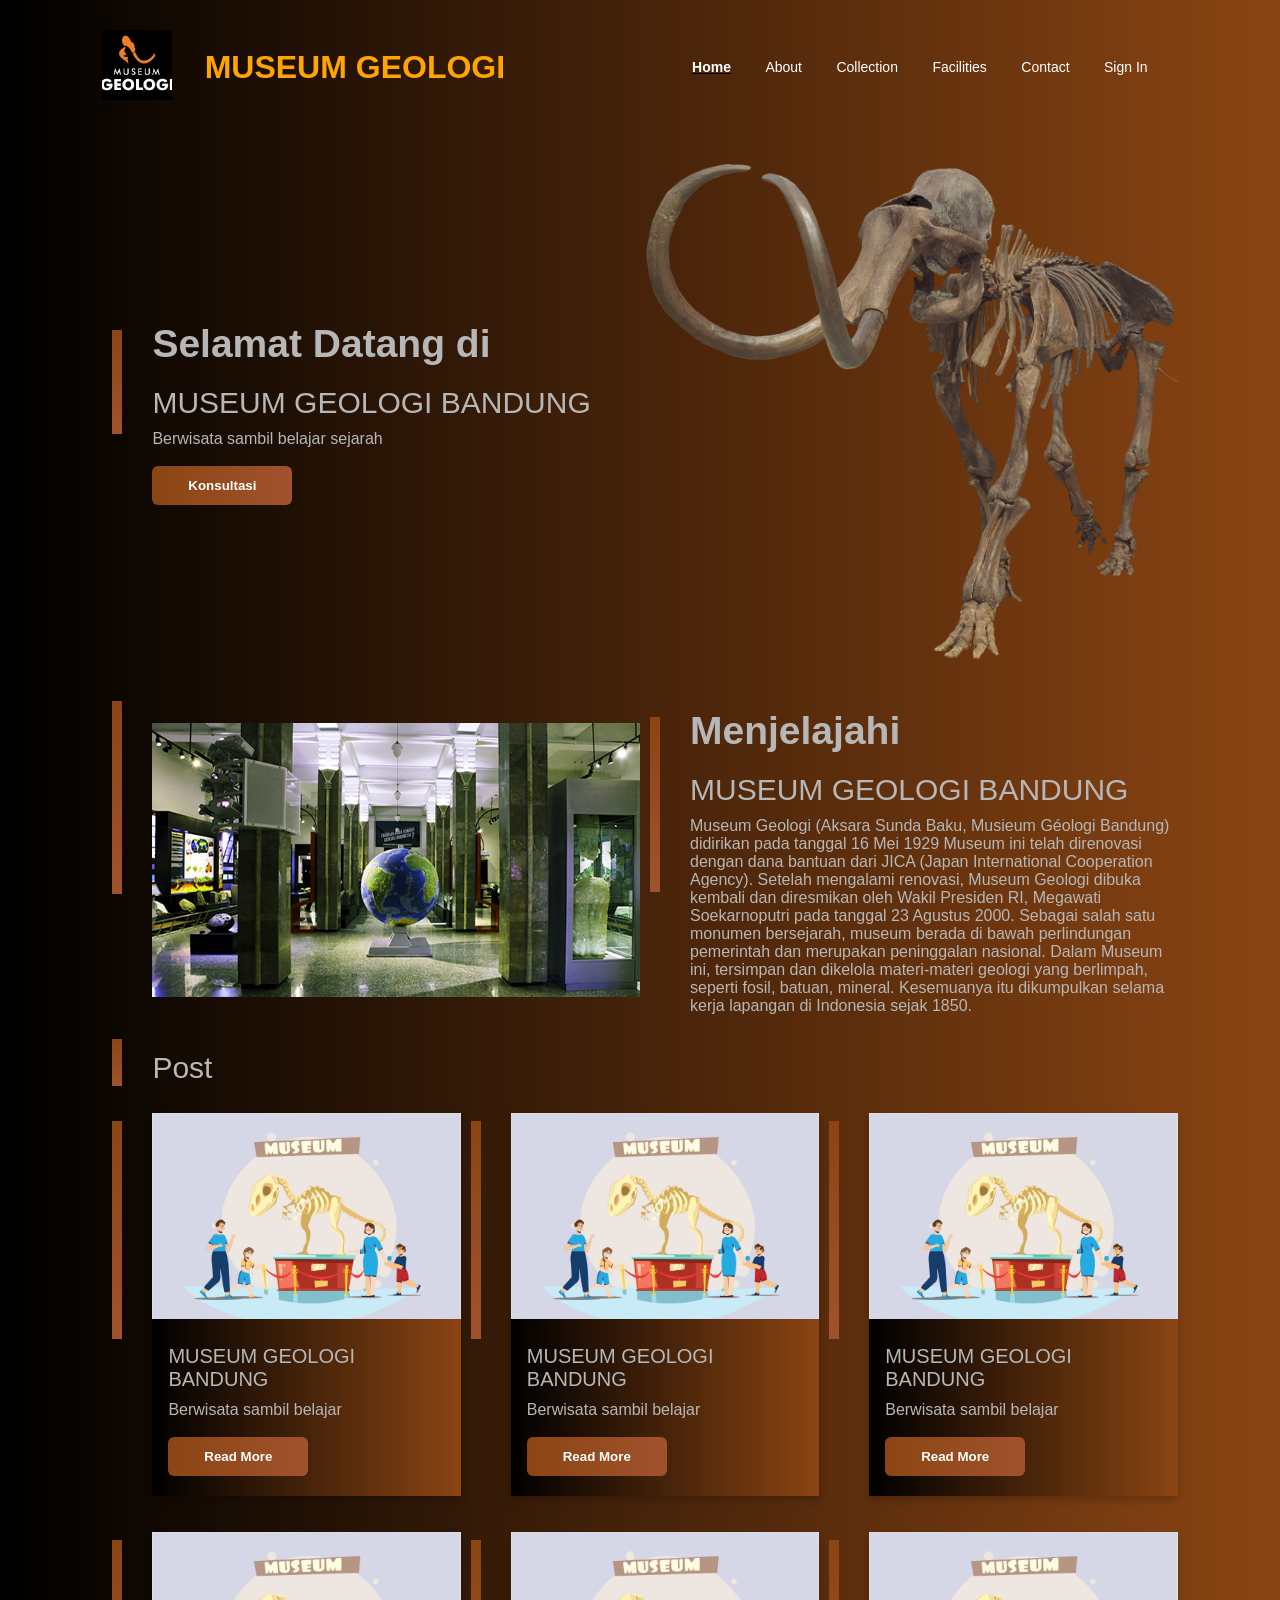
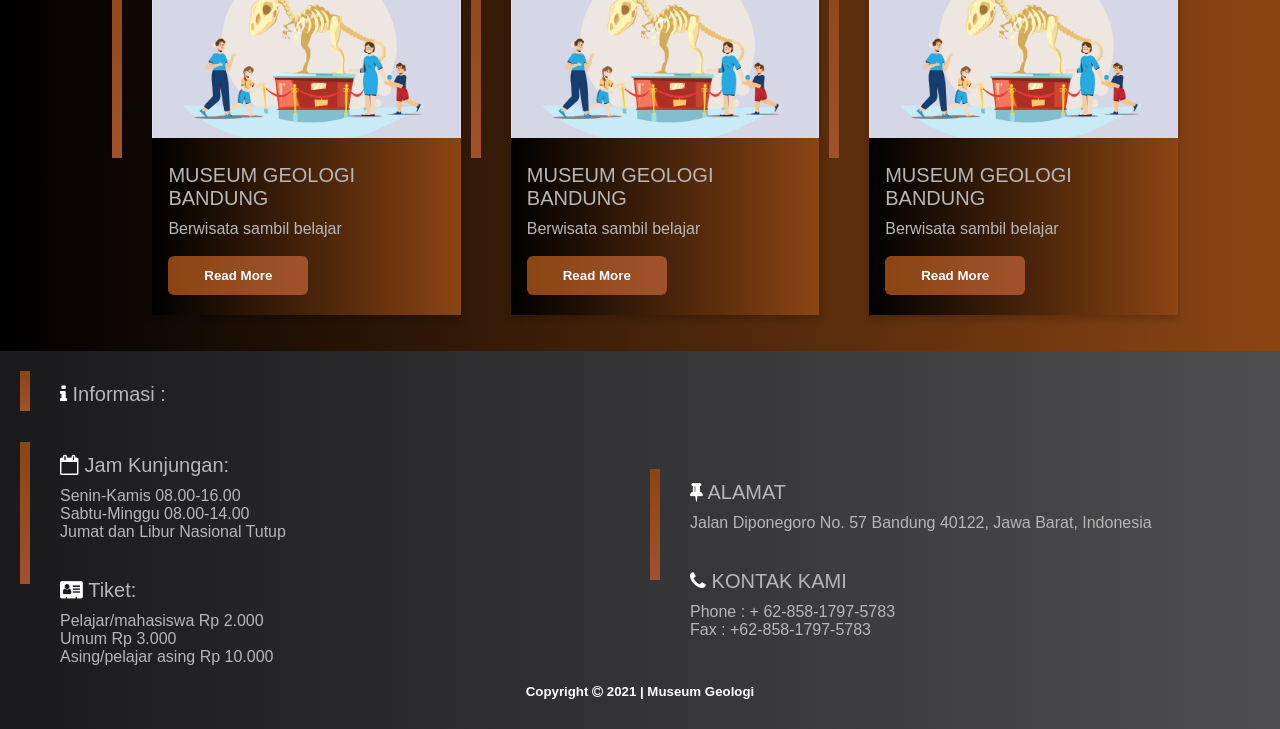
<file: MoseumGeologi/Website-Museum-Geologi/index.html>
<!DOCTYPE html>
<html>
<head>
	<title>Museum Geologi| By ias</title>
	<link rel="stylesheet" type="text/css" href="style.css">
	<link rel="stylesheet" href="img/icons/font-awesome/css/font-awesome.min.css" />
</head>
<body>
	<div class="container">
		<div class="navbar">
			<a href="index.html"><img src="img/logo/museum.jpg" id="logo"></a><h1 class="tlogo">MUSEUM GEOLOGI</h1>
			<nav>
				<ul>
					<li><u><b><a href="index.html" class="menu">Home</a></u></b></li>
					<li><a href="about.html" class="menu">About</a></li>
					<li><a href="collection.html" class="menu">Collection</a></li>
					<li><a href="facilities.html" class="menu">Facilities</a></li>
					<li><a href="contact.html" class="menu">Contact</a></li>
					<li><a href="login.html" class="menu">Sign In</a></li>
				</ul>
			</nav>
		</div>
		<div class="row">
				<div class="col-1">
					<h2>Selamat Datang di</h2>
					<h3>MUSEUM GEOLOGI BANDUNG</h3>
					<p>Berwisata sambil belajar sejarah</p>
					<br>
					<button type="button"><b>Konsultasi</b></i></button>
				</div>
				<div class="col-2">
					<img src="img/pictures/mammoth.png" class="rex">
				</div>	
		</div>
		<div class="row">
			<div class="col-1">
				<img src="img/pictures/geo.jpg" class="rex">
			</div>
			<div class="col-1">
				<h2>Menjelajahi</h2>
				<h3>MUSEUM GEOLOGI BANDUNG</h3>
				<p>Museum Geologi (Aksara Sunda Baku, Musieum Géologi Bandung) didirikan pada tanggal 16 Mei 1929 Museum ini telah direnovasi dengan dana bantuan dari JICA (Japan International Cooperation Agency). Setelah mengalami renovasi, Museum Geologi dibuka kembali dan diresmikan oleh Wakil Presiden RI, Megawati Soekarnoputri pada tanggal 23 Agustus 2000. Sebagai salah satu monumen bersejarah, museum berada di bawah perlindungan pemerintah dan merupakan peninggalan nasional. Dalam Museum ini, tersimpan dan dikelola materi-materi geologi yang berlimpah, seperti fosil, batuan, mineral. Kesemuanya itu dikumpulkan selama kerja lapangan di Indonesia sejak 1850.</p>
			</div>
		</div>
		<div class="row">
				<div class="col-1">
					<h3>Post</h3>
					<br>
				</div>
		</div>
		<div class="row">
				<div class="col-1">
					<div class="card">
					  <img src="img/pictures/rex.jpg" alt="Avatar" style="width:100%">
					  <div class="containers">
					    <h5>MUSEUM GEOLOGI BANDUNG</h5>
					    <p>Berwisata sambil belajar</p>
					    <br>
					    <button type="button"><b>Read More</b></button>
					    <br>
					    <br>
					  </div>
					</div>
				</div>
				<div class="col-1">
					<div class="card">
					  <img src="img/pictures/rex.jpg" alt="Avatar" style="width:100%">
					  <div class="containers">
					    <h5>MUSEUM GEOLOGI BANDUNG</h5>
					    <p>Berwisata sambil belajar</p>
					    <br>
					    <button type="button"><b>Read More</b></button>
					    <br>
					    <br>
					  </div>
					</div>
				</div>
				<div class="col-1">
					<div class="card">
					  <img src="img/pictures/rex.jpg" alt="Avatar" style="width:100%">
					  <div class="containers">
					    <h5>MUSEUM GEOLOGI BANDUNG</h5>
					    <p>Berwisata sambil belajar</p>
					    <br>
					    <button type="button"><b>Read More</b></button>
					    <br>
					    <br>
					  </div>
					</div>
				</div>
		</div>
		<br>
		<br>
		<div class="row">
				<div class="col-1">
					<div class="card">
					  <img src="img/pictures/rex.jpg" alt="Avatar" style="width:100%">
					  <div class="containers">
					    <h5>MUSEUM GEOLOGI BANDUNG</h5>
					    <p>Berwisata sambil belajar</p>
					    <br>
					    <button type="button"><b>Read More</b></button>
					    <br>
					    <br>
					  </div>
					</div>
				</div>
				<div class="col-1">
					<div class="card">
					  <img src="img/pictures/rex.jpg" alt="Avatar" style="width:100%">
					  <div class="containers">
					    <h5>MUSEUM GEOLOGI BANDUNG</h5>
					    <p>Berwisata sambil belajar</p>
					    <br>
					    <button type="button"><b>Read More</b></button>
					    <br>
					    <br>
					  </div>
					</div>
				</div>
				<div class="col-1">
					<div class="card">
					  <img src="img/pictures/rex.jpg" alt="Avatar" style="width:100%">
					  <div class="containers">
					    <h5>MUSEUM GEOLOGI BANDUNG</h5>
					    <p>Berwisata sambil belajar</p>
					    <br>
					    <button type="button"><b>Read More</b></button>
					    <br>
					    <br>
					  </div>
					</div>
				</div>
		</div>
		<br>
		<br>
		</div>
</body>
<footer>
	<div class="row">
				<div class="col-1">
					<h5><i class="fa fa-info" style="color: white"></i> Informasi :</h5>
					<br>
				</div>
	</div>
	<div class="row">
				<div class="col-1">
					<h5><i class="fa fa-calendar-o" style="color: white"></i> Jam Kunjungan:</h5>
					<p>Senin-Kamis 08.00-16.00</p>
					<p>Sabtu-Minggu 08.00-14.00</p>
					<p>Jumat dan Libur Nasional Tutup</p>
					<br>
					<h5><i class="fa fa-address-card" style="color: white"></i> Tiket:</h5>
					<p>Pelajar/mahasiswa Rp 2.000</p>
					<p>Umum Rp 3.000</p>
					<p>Asing/pelajar asing Rp 10.000</p>
					<br>
				</div>
				<div class="col-1">
					<h5><i class="fa fa-thumb-tack" style="color: white"></i> ALAMAT</h5>
					<p>Jalan Diponegoro No. 57 Bandung 40122, Jawa Barat, Indonesia</p>
					<br>
					<h5><i class="fa fa-phone" style="color: white"></i> KONTAK KAMI</h5>
					<p>Phone :  + 62-858-1797-5783</p>
					<p>Fax   :  +62-858-1797-5783</p>
					<br>
				</div>
	</div>
	<div class="copy">
				<h5>Copyright <i class="fa fa-copyright" style="color: white"></i> 2021 | Museum Geologi</h5>
				<br>
	</div>
</footer>
</html>
</file>
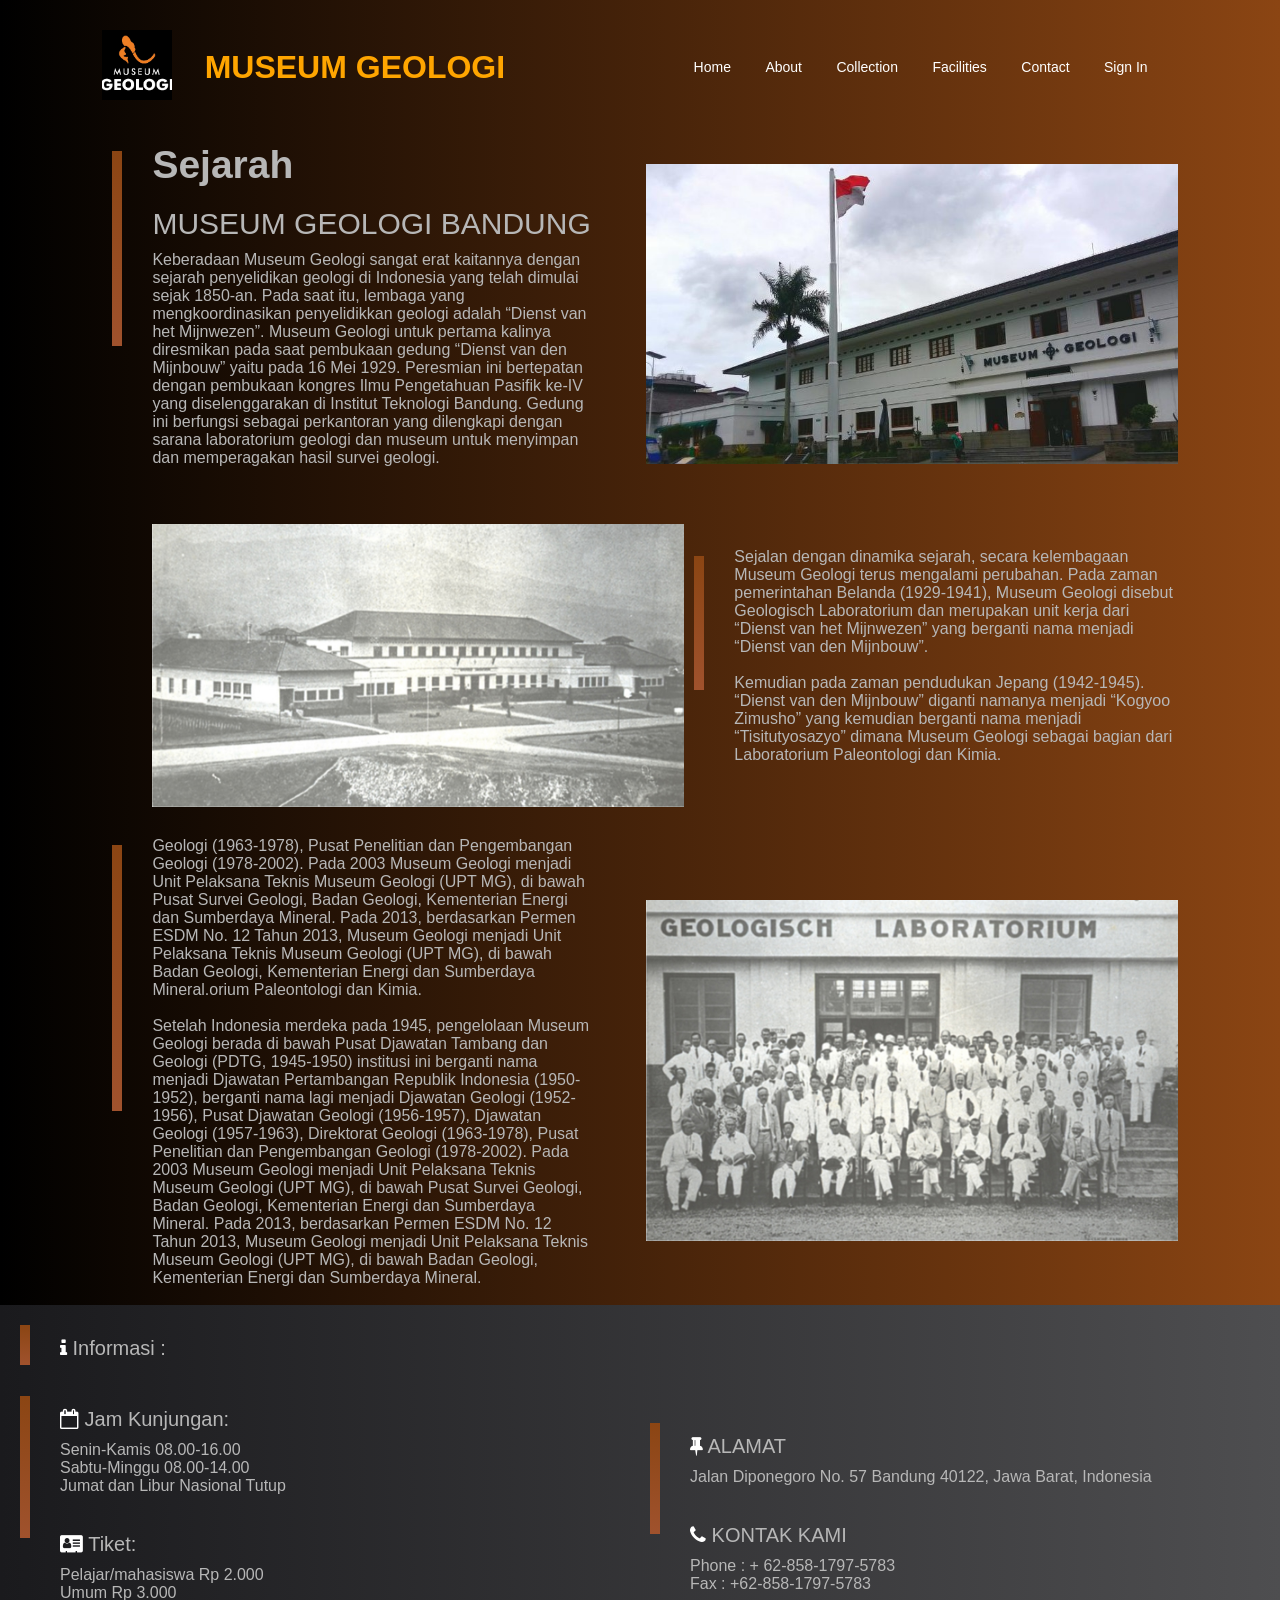
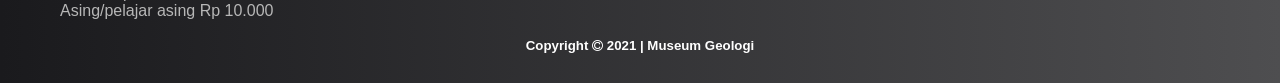
<file: MoseumGeologi/Website-Museum-Geologi/about.html>
<!DOCTYPE html>
<html>
<head>
	<title>Museum Geologi | About</title>
	<link rel="stylesheet" type="text/css" href="style.css">
	<link rel="stylesheet" href="img/icons/font-awesome/css/font-awesome.min.css" />
</head>
<body>
	<div class="container">
		<div class="navbar">
			<a href="index.html"><img src="img/logo/museum.jpg" id="logo"></a><h1 class="tlogo">MUSEUM GEOLOGI</h1>
			<nav>
				<ul>
					<li><a href="index.html" class="menu">Home</a></li>
					<li><a href="about.html" class="menu">About</a></li>
					<li><a href="collection.html" class="menu">Collection</a></li>
					<li><a href="facilities.html" class="menu">Facilities</a></li>
					<li><a href="contact.html" class="menu">Contact</a></li>
					<li><a href="login.html" class="menu">Sign In</a></li>
				</ul>
			</nav>
		</div>
		<div class="row">
				<div class="col-1">
					<h2>Sejarah</h2>
					<h3>MUSEUM GEOLOGI BANDUNG</h3>
					<p>Keberadaan Museum Geologi sangat erat kaitannya dengan sejarah penyelidikan geologi di Indonesia yang telah dimulai sejak 1850-an. Pada saat itu, lembaga yang mengkoordinasikan penyelidikkan geologi adalah “Dienst van het Mijnwezen”. Museum Geologi untuk pertama kalinya diresmikan pada saat pembukaan gedung “Dienst van den Mijnbouw” yaitu pada 16 Mei 1929. Peresmian ini bertepatan dengan pembukaan kongres Ilmu Pengetahuan Pasifik ke-IV yang diselenggarakan di Institut Teknologi Bandung. Gedung ini berfungsi sebagai perkantoran yang dilengkapi dengan sarana laboratorium geologi dan museum untuk menyimpan dan memperagakan hasil survei geologi.</p>
					<br>
				</div>
				<div class="col-2">
					<img src="img/pictures/mgb.jpg" class="rex">
				</div>	
		</div>
		<div class="row">
				<div class="col-2">
					<img src="img/pictures/mgb2.jpg" class="rex">
				</div>
				<div class="col-1">
					<p>Sejalan dengan dinamika sejarah, secara kelembagaan Museum Geologi terus mengalami perubahan. Pada zaman pemerintahan Belanda (1929-1941), Museum Geologi disebut Geologisch Laboratorium dan merupakan unit kerja dari “Dienst van het Mijnwezen” yang berganti nama menjadi “Dienst van den Mijnbouw”.</p>
					<br>
					<p>Kemudian pada zaman pendudukan Jepang (1942-1945). “Dienst van den Mijnbouw” diganti namanya menjadi “Kogyoo Zimusho” yang kemudian berganti nama menjadi “Tisitutyosazyo” dimana Museum Geologi sebagai bagian dari Laboratorium Paleontologi dan Kimia.</p>
					<br>
				</div>	
		</div>
		<div class="row">
				<div class="col-1">
					<p>Geologi (1963-1978), Pusat Penelitian dan Pengembangan Geologi (1978-2002). Pada 2003 Museum Geologi menjadi Unit Pelaksana Teknis Museum Geologi (UPT MG), di bawah Pusat Survei Geologi, Badan Geologi, Kementerian Energi dan Sumberdaya Mineral. Pada 2013, berdasarkan Permen ESDM No. 12 Tahun 2013, Museum Geologi menjadi Unit Pelaksana Teknis Museum Geologi (UPT MG), di bawah Badan Geologi, Kementerian Energi dan Sumberdaya Mineral.orium Paleontologi dan Kimia.</p>
					<br>
					<p>Setelah Indonesia merdeka pada 1945, pengelolaan Museum Geologi berada di bawah Pusat Djawatan Tambang dan Geologi (PDTG, 1945-1950) institusi ini berganti nama menjadi Djawatan Pertambangan Republik Indonesia (1950-1952), berganti nama lagi menjadi Djawatan Geologi (1952-1956), Pusat Djawatan Geologi (1956-1957), Djawatan Geologi (1957-1963), Direktorat Geologi (1963-1978), Pusat Penelitian dan Pengembangan Geologi (1978-2002). Pada 2003 Museum Geologi menjadi Unit Pelaksana Teknis Museum Geologi (UPT MG), di bawah Pusat Survei Geologi, Badan Geologi, Kementerian Energi dan Sumberdaya Mineral. Pada 2013, berdasarkan Permen ESDM No. 12 Tahun 2013, Museum Geologi menjadi Unit Pelaksana Teknis Museum Geologi (UPT MG), di bawah Badan Geologi, Kementerian Energi dan Sumberdaya Mineral.</p>
					<br>
				</div>
				<div class="col-2">
					<img src="img/pictures/mgb3.jpg" class="rex">
				</div>	
		</div>
		</div>
</body>
<footer>
	<div class="row">
				<div class="col-1">
					<h5><i class="fa fa-info" style="color: white"></i> Informasi :</h5>
					<br>
				</div>
	</div>
	<div class="row">
				<div class="col-1">
					<h5><i class="fa fa-calendar-o" style="color: white"></i> Jam Kunjungan:</h5>
					<p>Senin-Kamis 08.00-16.00</p>
					<p>Sabtu-Minggu 08.00-14.00</p>
					<p>Jumat dan Libur Nasional Tutup</p>
					<br>
					<h5><i class="fa fa-address-card" style="color: white"></i> Tiket:</h5>
					<p>Pelajar/mahasiswa Rp 2.000</p>
					<p>Umum Rp 3.000</p>
					<p>Asing/pelajar asing Rp 10.000</p>
					<br>
				</div>
				<div class="col-1">
					<h5><i class="fa fa-thumb-tack" style="color: white"></i> ALAMAT</h5>
					<p>Jalan Diponegoro No. 57 Bandung 40122, Jawa Barat, Indonesia</p>
					<br>
					<h5><i class="fa fa-phone" style="color: white"></i> KONTAK KAMI</h5>
					<p>Phone :  + 62-858-1797-5783</p>
					<p>Fax   :  +62-858-1797-5783</p>
					<br>
				</div>
	</div>
	<div class="copy">
				<h5>Copyright <i class="fa fa-copyright" style="color: white"></i> 2021 | Museum Geologi</h5>
				<br>
	</div>
</footer>
</html>
</file>
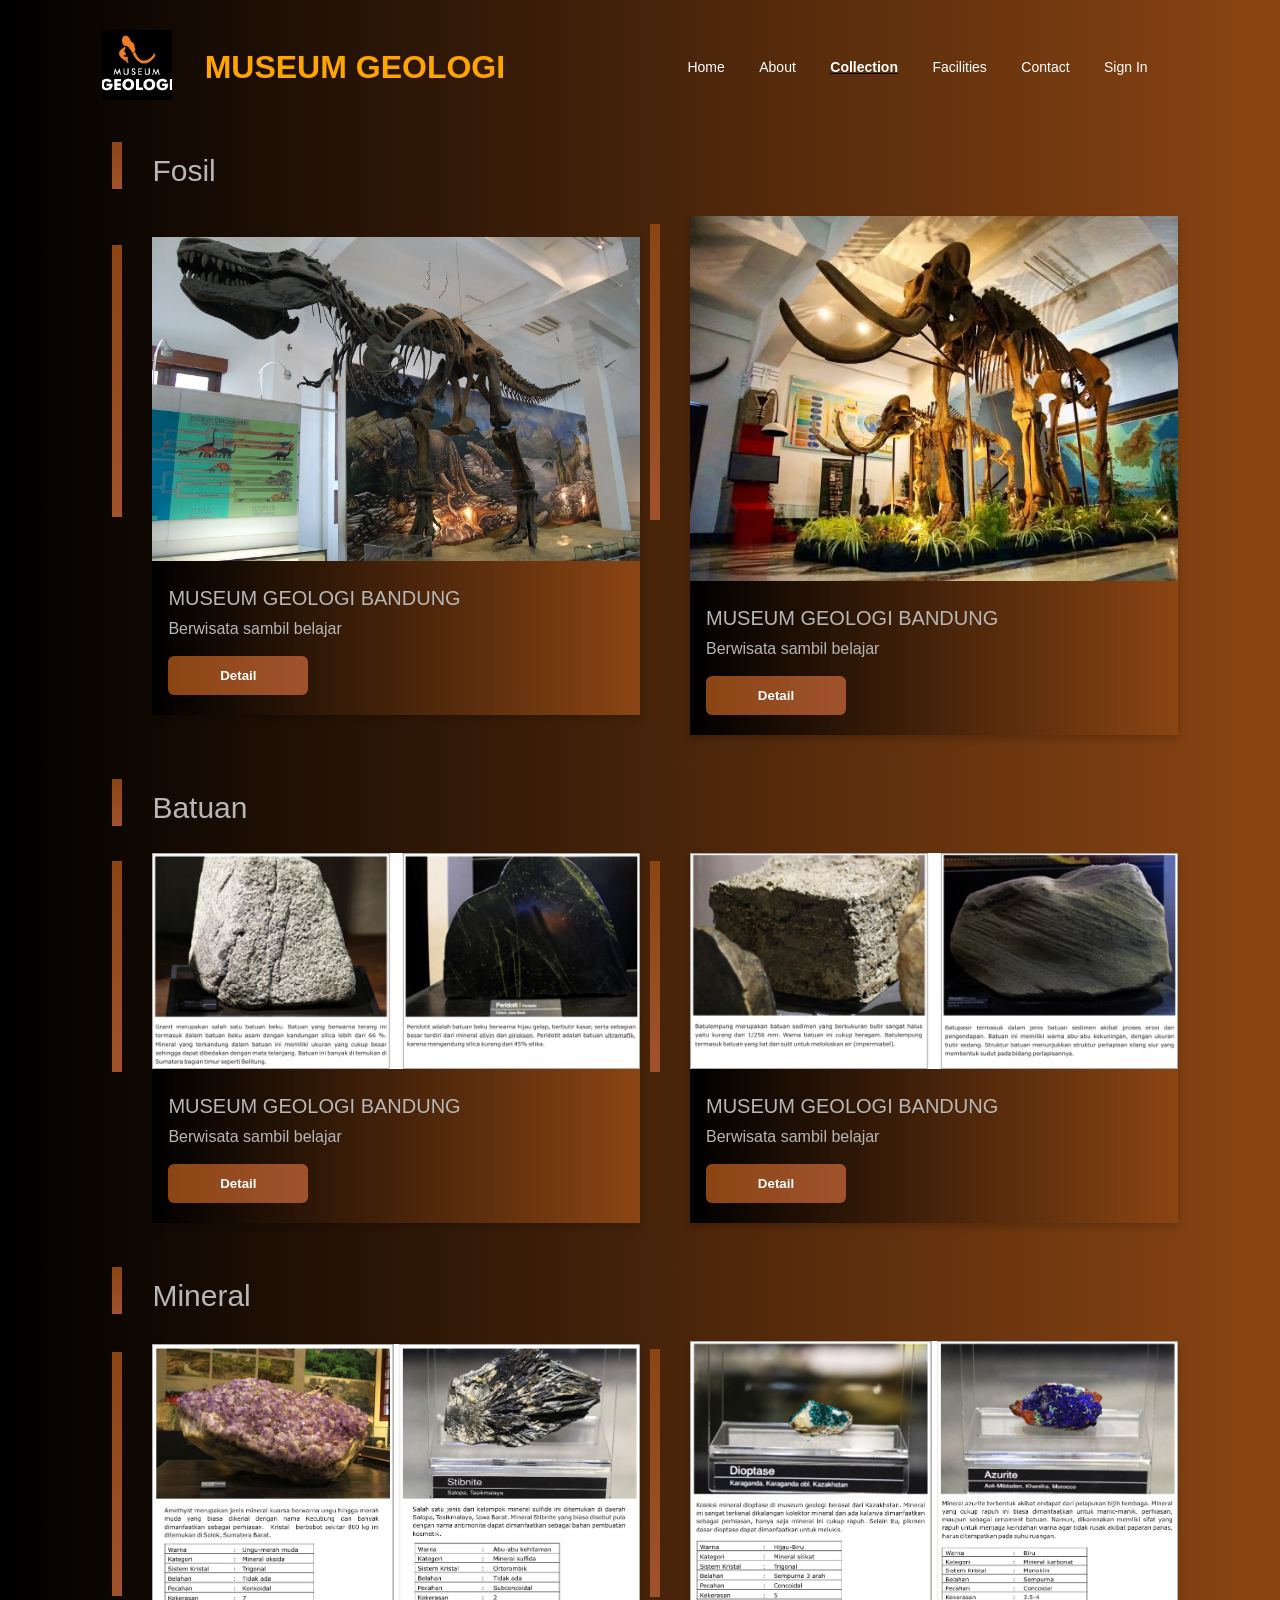
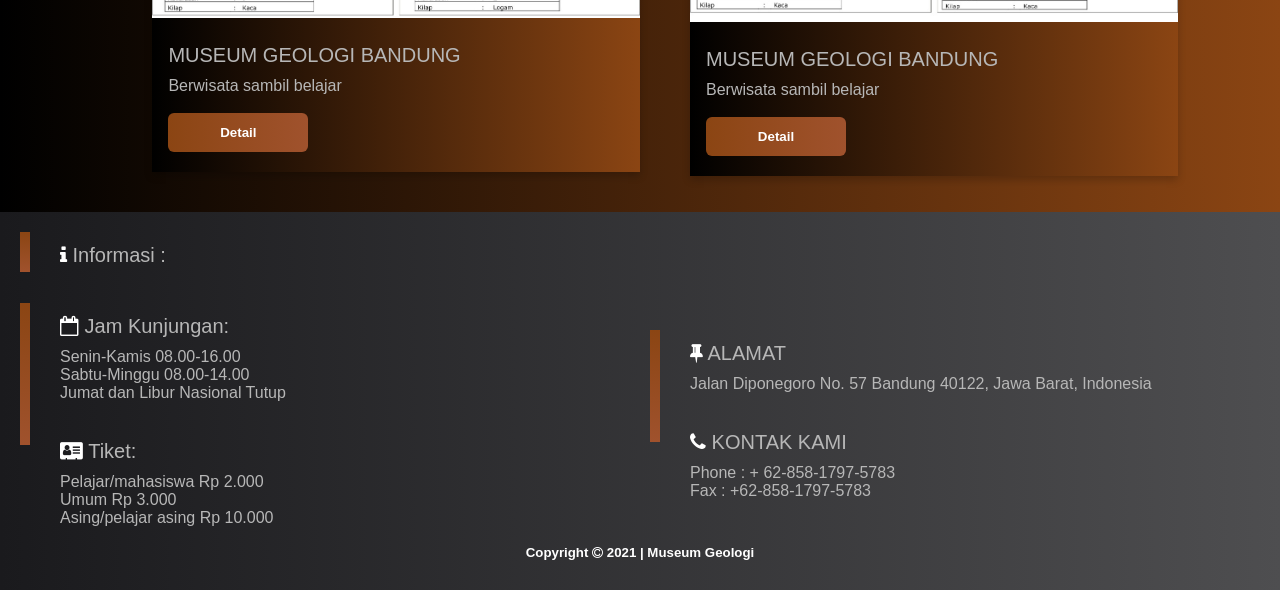
<file: MoseumGeologi/Website-Museum-Geologi/collection.html>
<!DOCTYPE html>
<html>
<head>
	<title>Museum Geologi | Collection</title>
	<link rel="stylesheet" type="text/css" href="style.css">
	<link rel="stylesheet" href="img/icons/font-awesome/css/font-awesome.min.css" />
</head>
<body>
	<div class="container">
		<div class="navbar">
			<a href="index.html"><img src="img/logo/museum.jpg" id="logo"></a><h1 class="tlogo">MUSEUM GEOLOGI</h1>
			<nav>
				<ul>
					<li><a href="index.html" class="menu">Home</a></li>
					<li><a href="about.html" class="menu">About</a></li>
					<li><u><b><a href="collection.html" class="menu">Collection</a></u></b></li>
					<li><a href="facilities.html" class="menu">Facilities</a></li>
					<li><a href="contact.html" class="menu">Contact</a></li>
					<li><a href="login.html" class="menu">Sign In</a></li>
				</ul>
			</nav>
		</div>
		<div class="row">
				<div class="col-1">
					<h3>Fosil</h3>
					<br>
				</div>
		</div>
		<div class="row">
				<div class="col-1">
					<div class="card">
					  <img src="img/pictures/collecrex.jpg" alt="Avatar" style="width:100%">
					  <div class="containers">
					    <h5>MUSEUM GEOLOGI BANDUNG</h5>
					    <p>Berwisata sambil belajar</p>
					    <br>
					    <button type="button"><b>Detail</b></button>
					    <br>
					    <br>
					  </div>
					</div>
				</div>
				<div class="col-1">
					<div class="card">
					  <img src="img/pictures/collecmammo.jpg" alt="Avatar" style="width:100%">
					  <div class="containers">
					    <h5>MUSEUM GEOLOGI BANDUNG</h5>
					    <p>Berwisata sambil belajar</p>
					    <br>
					    <button type="button"><b>Detail</b></button>
					    <br>
					    <br>
					  </div>
					</div>
				</div>
		</div>
		<br>
		<br>
		<div class="row">
				<div class="col-1">
					<h3>Batuan</h3>
					<br>
				</div>
		</div>
		<div class="row">
				<div class="col-1">
					<div class="card">
					  <img src="img/pictures/Batuan-001.jpg" alt="Avatar" style="width:100%">
					  <div class="containers">
					    <h5>MUSEUM GEOLOGI BANDUNG</h5>
					    <p>Berwisata sambil belajar</p>
					    <br>
					    <button type="button"><b>Detail</b></button>
					    <br>
					    <br>
					  </div>
					</div>
				</div>
				<div class="col-1">
					<div class="card">
					  <img src="img/pictures/Batuan-002.jpg" alt="Avatar" style="width:100%">
					  <div class="containers">
					    <h5>MUSEUM GEOLOGI BANDUNG</h5>
					    <p>Berwisata sambil belajar</p>
					    <br>
					    <button type="button"><b>Detail</b></button>
					    <br>
					    <br>
					  </div>
					</div>
				</div>
		</div>
		<br>
		<br>
		<div class="row">
				<div class="col-1">
					<h3>Mineral</h3>
					<br>
				</div>
		</div>
		<div class="row">
				<div class="col-1">
					<div class="card">
					  <img src="img/pictures/Mineral-001.jpg" alt="Avatar" style="width:100%">
					  <div class="containers">
					    <h5>MUSEUM GEOLOGI BANDUNG</h5>
					    <p>Berwisata sambil belajar</p>
					    <br>
					    <button type="button"><b>Detail</b></button>
					    <br>
					    <br>
					  </div>
					</div>
				</div>
				<div class="col-1">
					<div class="card">
					  <img src="img/pictures/Mineral-002.jpg" alt="Avatar" style="width:100%">
					  <div class="containers">
					    <h5>MUSEUM GEOLOGI BANDUNG</h5>
					    <p>Berwisata sambil belajar</p>
					    <br>
					    <button type="button"><b>Detail</b></button>
					    <br>
					    <br>
					  </div>
					</div>
				</div>
		</div>
		<br>
		<br>
		</div>
</body>
<footer>
	<div class="row">
				<div class="col-1">
					<h5><i class="fa fa-info" style="color: white"></i> Informasi :</h5>
					<br>
				</div>
	</div>
	<div class="row">
				<div class="col-1">
					<h5><i class="fa fa-calendar-o" style="color: white"></i> Jam Kunjungan:</h5>
					<p>Senin-Kamis 08.00-16.00</p>
					<p>Sabtu-Minggu 08.00-14.00</p>
					<p>Jumat dan Libur Nasional Tutup</p>
					<br>
					<h5><i class="fa fa-address-card" style="color: white"></i> Tiket:</h5>
					<p>Pelajar/mahasiswa Rp 2.000</p>
					<p>Umum Rp 3.000</p>
					<p>Asing/pelajar asing Rp 10.000</p>
					<br>
				</div>
				<div class="col-1">
					<h5><i class="fa fa-thumb-tack" style="color: white"></i> ALAMAT</h5>
					<p>Jalan Diponegoro No. 57 Bandung 40122, Jawa Barat, Indonesia</p>
					<br>
					<h5><i class="fa fa-phone" style="color: white"></i> KONTAK KAMI</h5>
					<p>Phone :  + 62-858-1797-5783</p>
					<p>Fax   :  +62-858-1797-5783</p>
					<br>
				</div>
	</div>
	<div class="copy">
				<h5>Copyright <i class="fa fa-copyright" style="color: white"></i> 2021 | Museum Geologi</h5>
				<br>
	</div>
</footer>
</html>
</file>
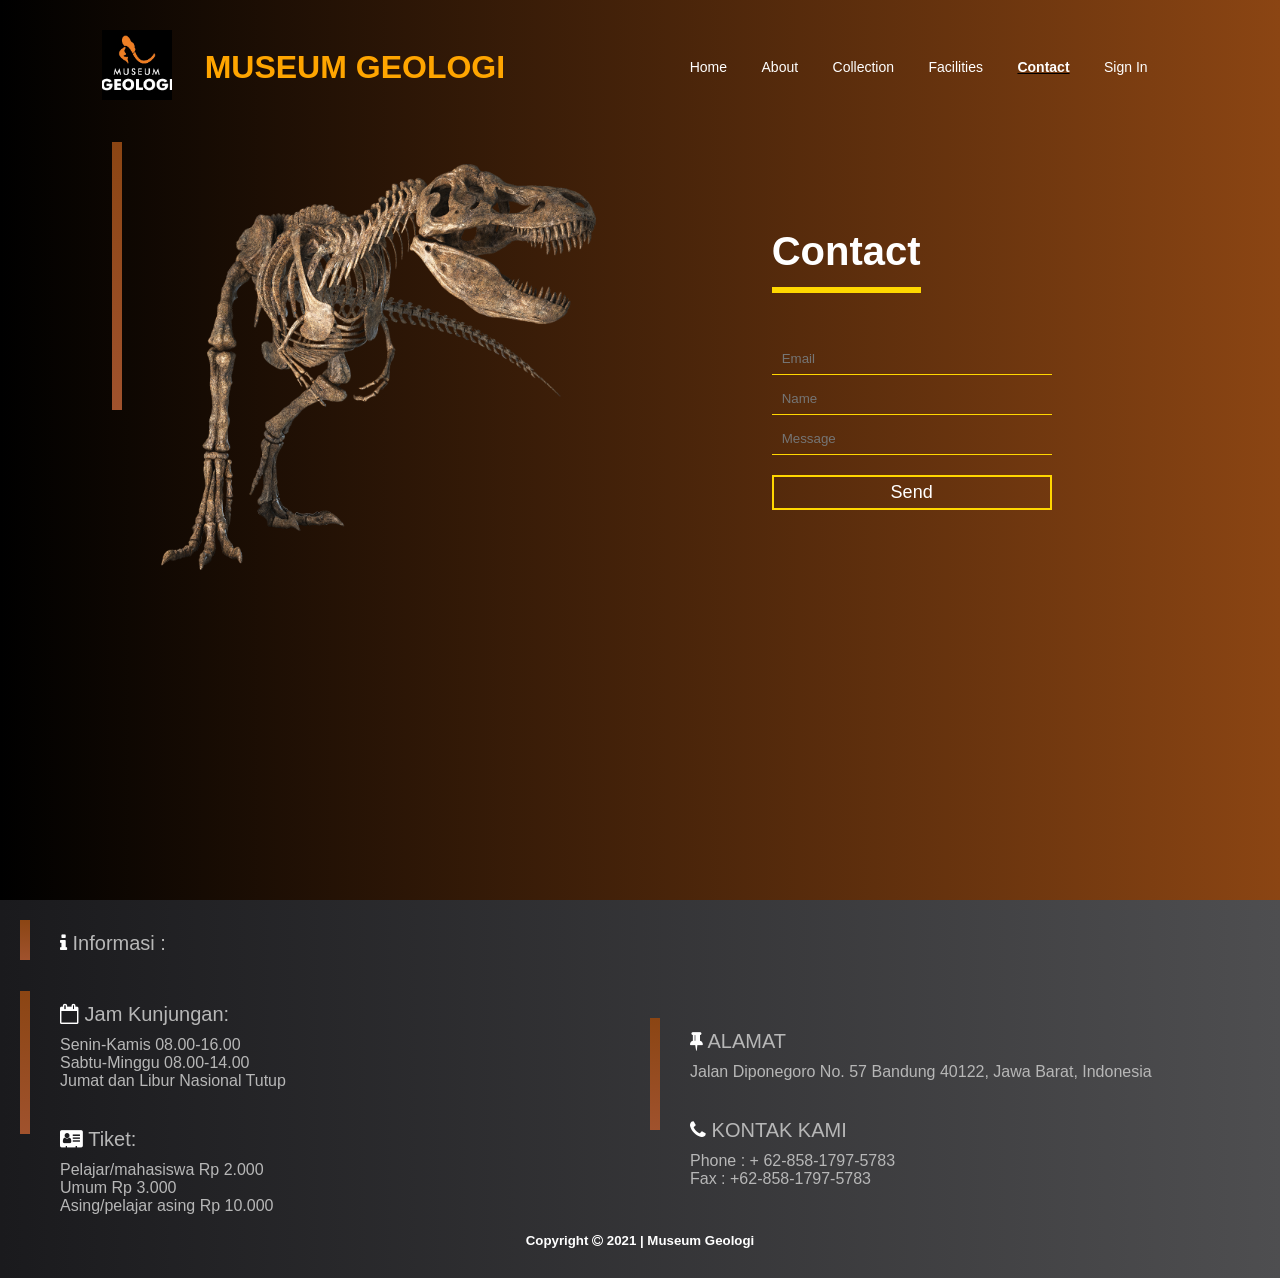
<file: MoseumGeologi/Website-Museum-Geologi/contact.html>
<!DOCTYPE html>
<html>
<head>
	<title>Museum Geologi | Contact</title>
	<link rel="stylesheet" type="text/css" href="style.css">
	<link rel="stylesheet" href="img/icons/font-awesome/css/font-awesome.min.css" />
</head>
<body>
	<div class="container">
		<div class="navbar">
			<a href="index.html"><img src="img/logo/museum.jpg" id="logo"></a><h1 class="tlogo">MUSEUM GEOLOGI</h1>
			<nav>
				<ul>
					<li><a href="index.html" class="menu">Home</a></li>
					<li><a href="about.html" class="menu">About</a></li>
					<li><a href="collection.html" class="menu">Collection</a></li>
					<li><a href="facilities.html" class="menu">Facilities</a></li>
					<li><u><b><a href="contact.html" class="menu">Contact</a></u></b></li>
					<li><a href="login.html" class="menu">Sign In</a></li>
				</ul>
			</nav>
		</div>
		<div class="row">
			<div class="col-1">
				<img src="img/pictures/rexy.png" class="rex">
			</div>
			<div class="col-2">
				<div class="contact">
				<div class="login-box">
					<h1>Contact</h1>
					<div class="textbox">
						<input type="email" name="" placeholder="Email" >
					</div>
					<div class="textbox">
						<input type="text" name="" placeholder="Name" >
					</div>
					<div class="textbox">
						<input type="text" name="" placeholder="Message" >
					</div>
					<input class="btn" type="button" name="" value="Send">
				</div>
				</div>
			</div>
		</div>
		</div>
</body>
<footer>
	<div class="row">
				<div class="col-1">
					<h5><i class="fa fa-info" style="color: white"></i> Informasi :</h5>
					<br>
				</div>
	</div>
	<div class="row">
				<div class="col-1">
					<h5><i class="fa fa-calendar-o" style="color: white"></i> Jam Kunjungan:</h5>
					<p>Senin-Kamis 08.00-16.00</p>
					<p>Sabtu-Minggu 08.00-14.00</p>
					<p>Jumat dan Libur Nasional Tutup</p>
					<br>
					<h5><i class="fa fa-address-card" style="color: white"></i> Tiket:</h5>
					<p>Pelajar/mahasiswa Rp 2.000</p>
					<p>Umum Rp 3.000</p>
					<p>Asing/pelajar asing Rp 10.000</p>
					<br>
				</div>
				<div class="col-1">
					<h5><i class="fa fa-thumb-tack" style="color: white"></i> ALAMAT</h5>
					<p>Jalan Diponegoro No. 57 Bandung 40122, Jawa Barat, Indonesia</p>
					<br>
					<h5><i class="fa fa-phone" style="color: white"></i> KONTAK KAMI</h5>
					<p>Phone :  + 62-858-1797-5783</p>
					<p>Fax   :  +62-858-1797-5783</p>
					<br>
				</div>
	</div>
	<div class="copy">
				<h5>Copyright <i class="fa fa-copyright" style="color: white"></i> 2021 | Museum Geologi</h5>
				<br>
	</div>
</footer>
</html>
</file>
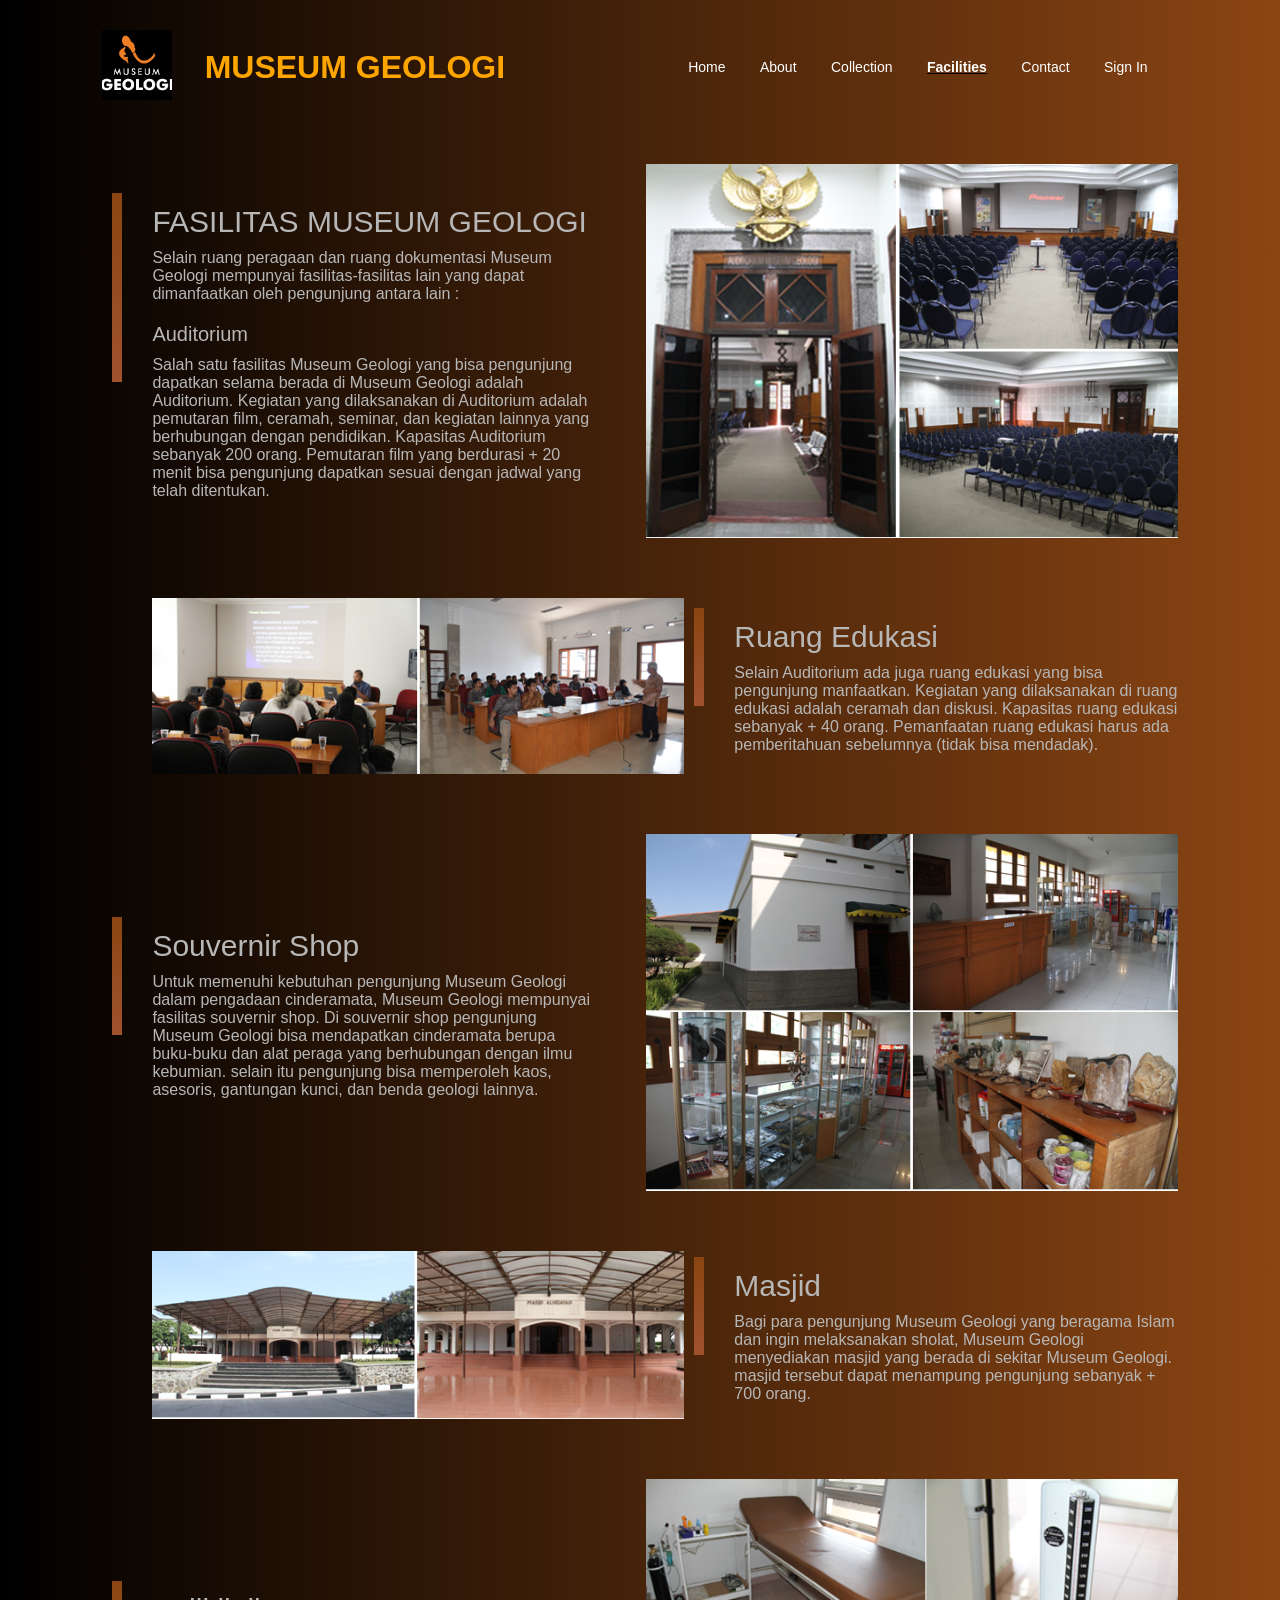
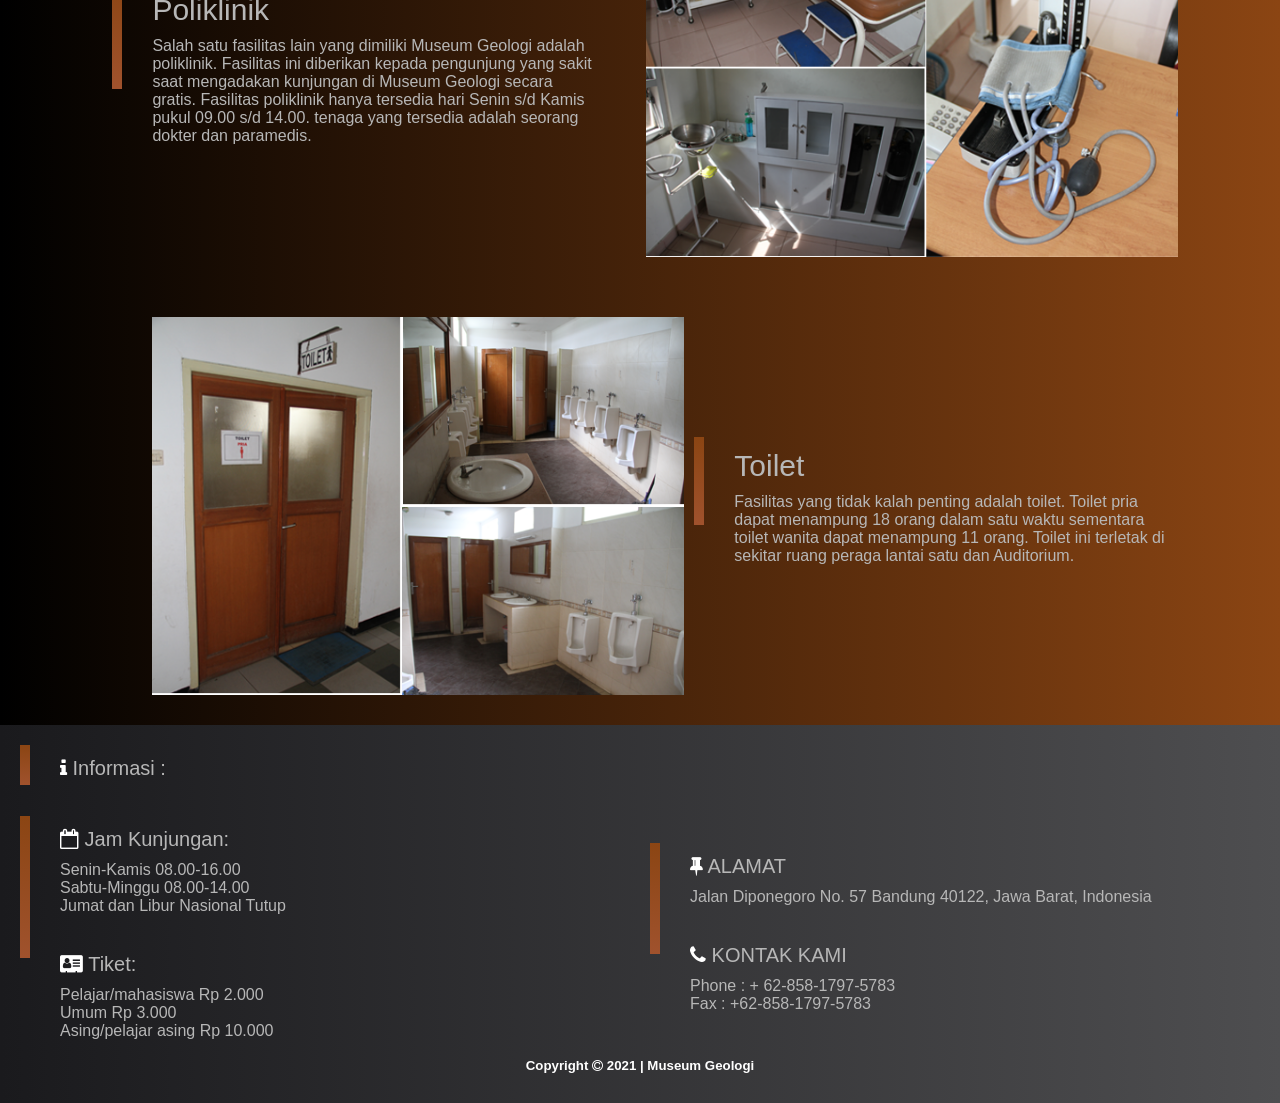
<file: MoseumGeologi/Website-Museum-Geologi/fasilitas.html>
<!DOCTYPE html>
<html>
<head>
	<title>Museum Geologi | Facilities</title>
	<link rel="stylesheet" type="text/css" href="style.css">
	<link rel="stylesheet" href="img/icons/font-awesome/css/font-awesome.min.css" />
</head>
<body>
	<div class="container">
		<div class="navbar">
			<a href="index.html"><img src="img/logo/museum.jpg" id="logo"></a><h1 class="tlogo">MUSEUM GEOLOGI</h1>
			<nav>
				<ul>
					<li><a href="index.html" class="menu">Home</a></li>
					<li><a href="about.html" class="menu">About</a></li>
					<li><a href="collection.html" class="menu">Collection</a></li>
					<li><u><b><a href="facilities.html" class="menu">Facilities</a></u></b></li>
					<li><a href="contact.html" class="menu">Contact</a></li>
					<li><a href="login.html" class="menu">Sign In</a></li>
				</ul>
			</nav>
		</div>
		<div class="row">
				<div class="col-1">
					<h3>FASILITAS MUSEUM GEOLOGI</h3>
					<p>Selain ruang peragaan dan ruang dokumentasi Museum Geologi mempunyai fasilitas-fasilitas lain yang dapat dimanfaatkan oleh pengunjung antara lain :</p>
					<h5>Auditorium</h5>
					<p>Salah satu fasilitas Museum Geologi yang bisa pengunjung dapatkan selama berada di Museum Geologi adalah Auditorium. Kegiatan yang dilaksanakan di Auditorium adalah pemutaran film, ceramah, seminar, dan kegiatan lainnya yang berhubungan dengan pendidikan. Kapasitas Auditorium sebanyak 200 orang. Pemutaran film yang berdurasi + 20 menit bisa pengunjung dapatkan sesuai dengan jadwal yang telah ditentukan.</p>
					<br>
				</div>
				<div class="col-2">
					<img src="img/pictures/fasilitas.png" class="rex">
				</div>	
		</div>
		<div class="row">
				<div class="col-2">
					<img src="img/pictures/Ruang-Edukasi.png" class="rex">
				</div>
				<div class="col-1">
					<h3>Ruang Edukasi</h3>
					<p>Selain Auditorium ada juga ruang edukasi yang bisa pengunjung manfaatkan. Kegiatan yang dilaksanakan di ruang edukasi adalah ceramah dan diskusi. Kapasitas ruang edukasi sebanyak + 40 orang. Pemanfaatan ruang edukasi harus ada pemberitahuan sebelumnya (tidak bisa mendadak).</p>
					<br>
				</div>	
		</div>
		<div class="row">
				<div class="col-1">
					<h3>Souvernir Shop</h3>
					<p>Untuk memenuhi kebutuhan pengunjung Museum Geologi dalam pengadaan cinderamata, Museum Geologi mempunyai fasilitas souvernir shop. Di souvernir shop pengunjung Museum Geologi bisa mendapatkan cinderamata berupa buku-buku dan alat peraga yang berhubungan dengan ilmu kebumian. selain itu pengunjung bisa memperoleh kaos, asesoris, gantungan kunci, dan benda geologi lainnya.</p>
					<br>
				</div>
				<div class="col-2">
					<img src="img/pictures/souvenir-shop.png" class="rex">
				</div>	
		</div>
		<div class="row">
				<div class="col-2">
					<img src="img/pictures/masjid.png" class="rex">
				</div>
				<div class="col-1">
					<h3>Masjid</h3>
					<p>Bagi para pengunjung Museum Geologi yang beragama Islam dan ingin melaksanakan sholat, Museum Geologi menyediakan masjid yang berada di sekitar Museum Geologi. masjid tersebut dapat menampung pengunjung sebanyak + 700 orang.</p>
					<br>
				</div>	
		</div>
		<div class="row">
				<div class="col-1">
					<h3>Poliklinik</h3>
					<p>Salah satu fasilitas lain yang dimiliki Museum Geologi adalah poliklinik. Fasilitas ini diberikan kepada pengunjung yang sakit saat mengadakan kunjungan di Museum Geologi secara gratis. Fasilitas poliklinik hanya tersedia hari Senin s/d Kamis pukul 09.00 s/d 14.00. tenaga yang tersedia adalah seorang dokter dan paramedis.</p>
					<br>
				</div>
				<div class="col-2">
					<img src="img/pictures/poliklinik.png" class="rex">
				</div>	
		</div>
		<div class="row">
				<div class="col-2">
					<img src="img/pictures/toilet.png" class="rex">
				</div>
				<div class="col-1">
					<h3>Toilet</h3>
					<p>Fasilitas yang tidak kalah penting adalah toilet. Toilet pria dapat menampung 18 orang dalam satu waktu sementara toilet wanita dapat menampung 11 orang. Toilet ini terletak di sekitar ruang peraga lantai satu dan Auditorium.</p>
					<br>
				</div>	
		</div>
		</div>
</body>
<footer>
	<div class="row">
				<div class="col-1">
					<h5><i class="fa fa-info" style="color: white"></i> Informasi :</h5>
					<br>
				</div>
	</div>
	<div class="row">
				<div class="col-1">
					<h5><i class="fa fa-calendar-o" style="color: white"></i> Jam Kunjungan:</h5>
					<p>Senin-Kamis 08.00-16.00</p>
					<p>Sabtu-Minggu 08.00-14.00</p>
					<p>Jumat dan Libur Nasional Tutup</p>
					<br>
					<h5><i class="fa fa-address-card" style="color: white"></i> Tiket:</h5>
					<p>Pelajar/mahasiswa Rp 2.000</p>
					<p>Umum Rp 3.000</p>
					<p>Asing/pelajar asing Rp 10.000</p>
					<br>
				</div>
				<div class="col-1">
					<h5><i class="fa fa-thumb-tack" style="color: white"></i> ALAMAT</h5>
					<p>Jalan Diponegoro No. 57 Bandung 40122, Jawa Barat, Indonesia</p>
					<br>
					<h5><i class="fa fa-phone" style="color: white"></i> KONTAK KAMI</h5>
					<p>Phone :  + 62-858-1797-5783</p>
					<p>Fax   :  +62-858-1797-5783</p>
					<br>
				</div>
	</div>
	<div class="copy">
				<h5>Copyright <i class="fa fa-copyright" style="color: white"></i> 2021 | Museum Geologi</h5>
				<br>
	</div>
</footer>
</html>
</file>
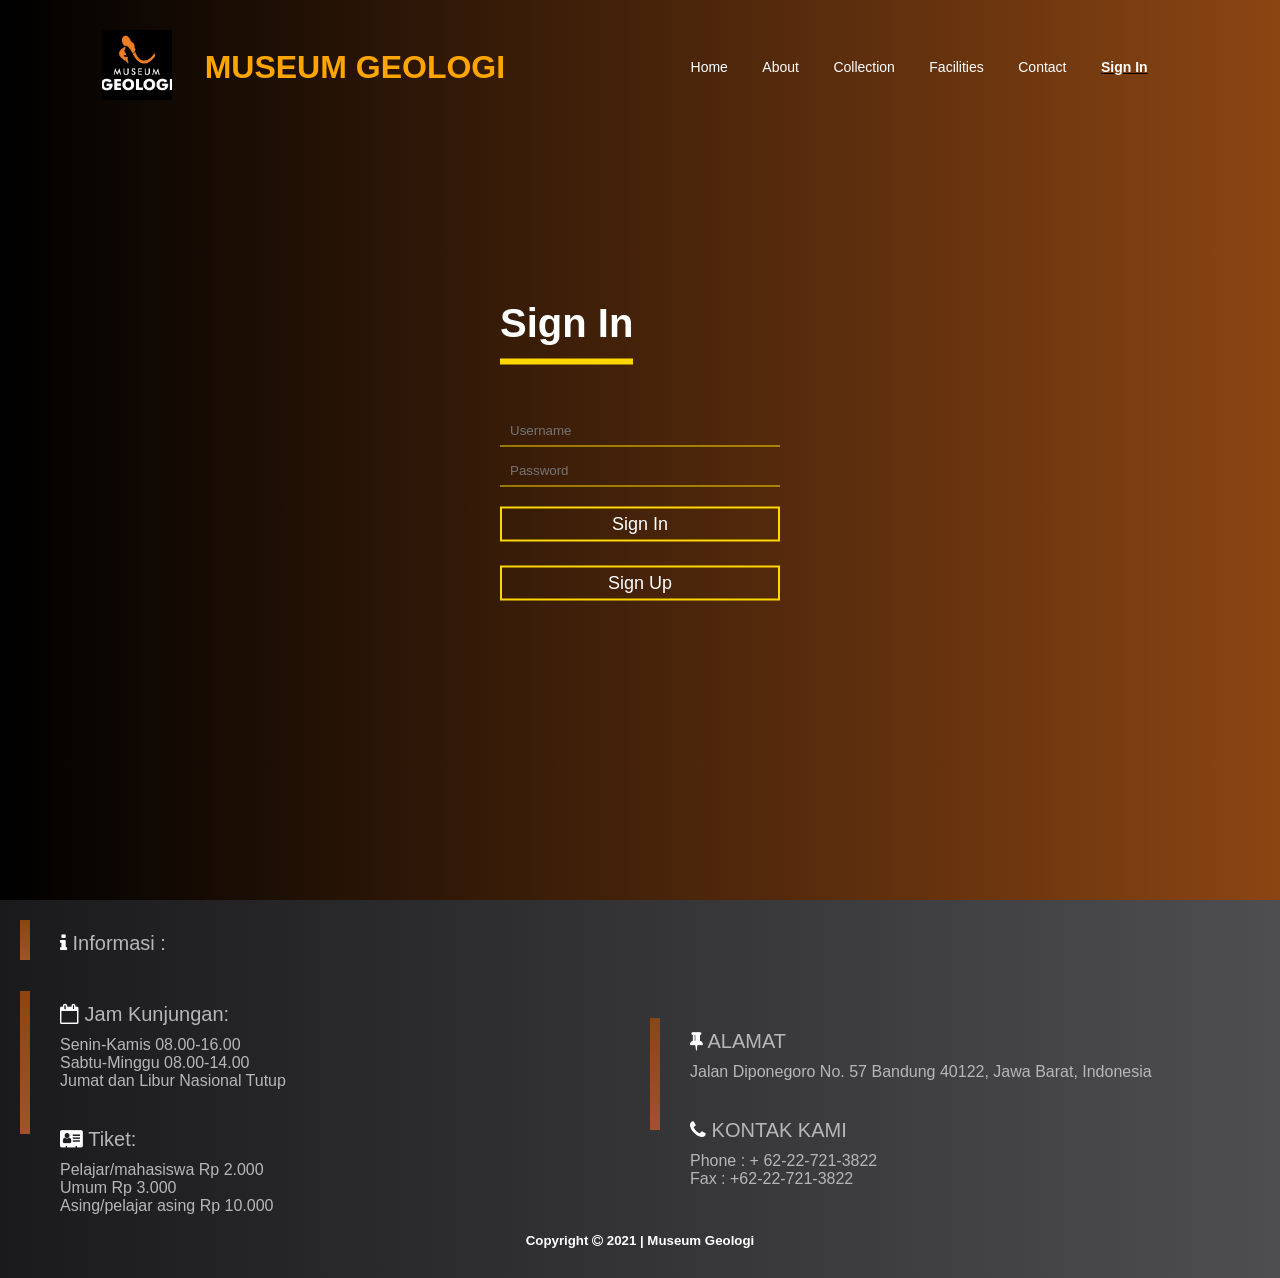
<file: MoseumGeologi/Website-Museum-Geologi/login.html>
<!DOCTYPE html>
<html>
<head>
	<title>Museum Geologi | Sign In</title>
	<link rel="stylesheet" type="text/css" href="style.css">
	<link rel="stylesheet" href="img/icons/font-awesome/css/font-awesome.min.css" />
</head>
<body>
	<div class="container">
		<div class="navbar">
			<a href="index.html"><img src="img/logo/museum.jpg" id="logo"></a><h1 class="tlogo">MUSEUM GEOLOGI</h1>
			<nav>
				<ul>
					<li><a href="index.html" class="menu">Home</a></li>
					<li><a href="about.html" class="menu">About</a></li>
					<li><a href="collection.html" class="menu">Collection</a></li>
					<li><a href="facilities.html" class="menu">Facilities</a></li>
					<li><a href="contact.html" class="menu">Contact</a></li>
					<li><u><b><a href="login.html" class="menu">Sign In</a></u></b></li>
				</ul>
			</nav>
		</div>
		<div class="login-box">
			<h1>Sign In</h1>
			<div class="textbox">
				<input type="text" name="" placeholder="Username" >
			</div>
			<div class="textbox">
				<input type="password" name="" placeholder="Password" >
			</div>
			<input class="btn" type="button" name="" value="Sign In">
			<a href="register.html"><input class="btn" type="button" name="" value="Sign Up"></a>
		</div>
		</div>
</body>
<footer>
	<div class="row">
				<div class="col-1">
					<h5><i class="fa fa-info" style="color: white"></i> Informasi :</h5>
					<br>
				</div>
	</div>
	<div class="row">
				<div class="col-1">
					<h5><i class="fa fa-calendar-o" style="color: white"></i> Jam Kunjungan:</h5>
					<p>Senin-Kamis 08.00-16.00</p>
					<p>Sabtu-Minggu 08.00-14.00</p>
					<p>Jumat dan Libur Nasional Tutup</p>
					<br>
					<h5><i class="fa fa-address-card" style="color: white"></i> Tiket:</h5>
					<p>Pelajar/mahasiswa Rp 2.000</p>
					<p>Umum Rp 3.000</p>
					<p>Asing/pelajar asing Rp 10.000</p>
					<br>
				</div>
				<div class="col-1">
					<h5><i class="fa fa-thumb-tack" style="color: white"></i> ALAMAT</h5>
					<p>Jalan Diponegoro No. 57 Bandung 40122, Jawa Barat, Indonesia</p>
					<br>
					<h5><i class="fa fa-phone" style="color: white"></i> KONTAK KAMI</h5>
					<p>Phone :  + 62-22-721-3822</p>
					<p>Fax   :  +62-22-721-3822</p>
					<br>
				</div>
	</div>
	<div class="copy">
				<h5>Copyright <i class="fa fa-copyright" style="color: white"></i> 2021 | Museum Geologi</h5>
				<br>
	</div>
</footer>
</html>
</file>
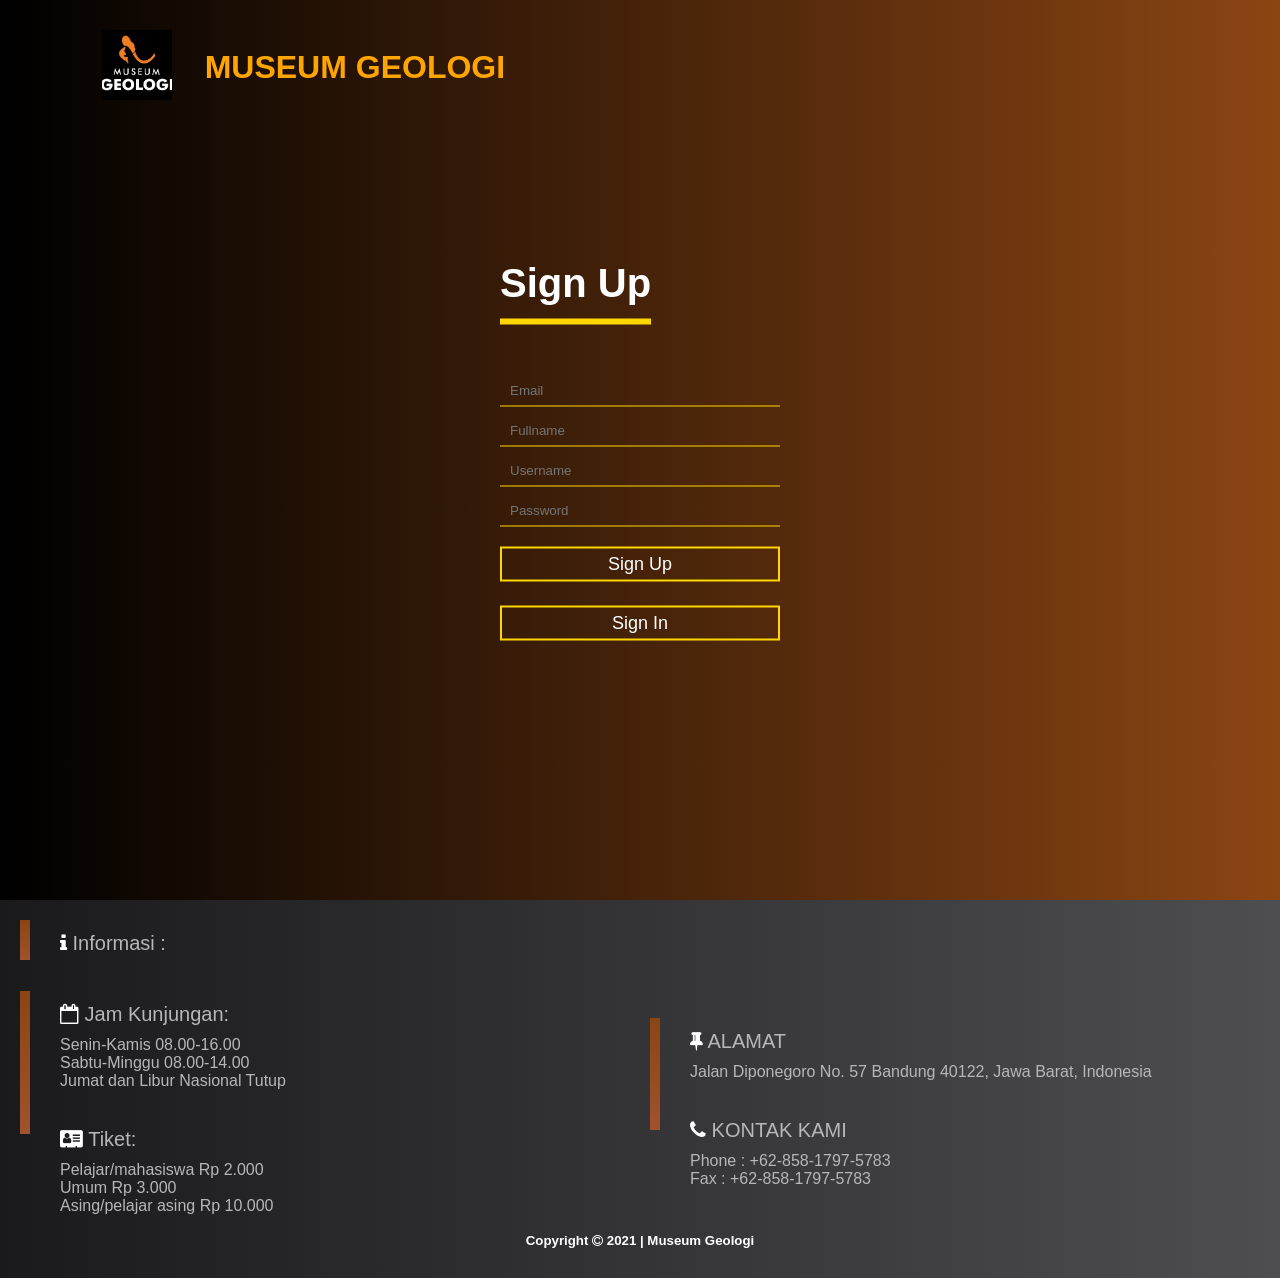
<file: MoseumGeologi/Website-Museum-Geologi/register.html>
<!DOCTYPE html>
<html>
<head>
	<title>Museum Geologi | Sign Up</title>
	<link rel="stylesheet" type="text/css" href="style.css">
	<link rel="stylesheet" href="img/icons/font-awesome/css/font-awesome.min.css" />
</head>
<body>
	<div class="container">
		<div class="navbar">
			<a href="index.html"><img src="img/logo/museum.jpg" id="logo"></a><h1 class="tlogo">MUSEUM GEOLOGI</h1>
			<nav>
				
			</nav>
		</div>
		<div class="login-box">
			<h1>Sign Up</h1>
			<div class="textbox">
				<input type="email" name="" placeholder="Email" >
			</div>
			<div class="textbox">
				<input type="text" name="" placeholder="Fullname" >
			</div>
			<div class="textbox">
				<input type="text" name="" placeholder="Username" >
			</div>
			<div class="textbox">
				<input type="password" name="" placeholder="Password" >
			</div>
			<input class="btn" type="button" name="" value="Sign Up">
			<a href="login.html"><input class="btn" type="button" name="" value="Sign In"></a>
		</div>
		</div>
</body>
<footer>
	<div class="row">
				<div class="col-1">
					<h5><i class="fa fa-info" style="color: white"></i> Informasi :</h5>
					<br>
				</div>
	</div>
	<div class="row">
				<div class="col-1">
					<h5><i class="fa fa-calendar-o" style="color: white"></i> Jam Kunjungan:</h5>
					<p>Senin-Kamis 08.00-16.00</p>
					<p>Sabtu-Minggu 08.00-14.00</p>
					<p>Jumat dan Libur Nasional Tutup</p>
					<br>
					<h5><i class="fa fa-address-card" style="color: white"></i> Tiket:</h5>
					<p>Pelajar/mahasiswa Rp 2.000</p>
					<p>Umum Rp 3.000</p>
					<p>Asing/pelajar asing Rp 10.000</p>
					<br>
				</div>
				<div class="col-1">
					<h5><i class="fa fa-thumb-tack" style="color: white"></i> ALAMAT</h5>
					<p>Jalan Diponegoro No. 57 Bandung 40122, Jawa Barat, Indonesia</p>
					<br>
					<h5><i class="fa fa-phone" style="color: white"></i> KONTAK KAMI</h5>
					<p>Phone :  +62-858-1797-5783</p>
					<p>Fax   :  +62-858-1797-5783</p>
					<br>
				</div>
	</div>
	<div class="copy">
				<h5>Copyright <i class="fa fa-copyright" style="color: white"></i> 2021 | Museum Geologi</h5>
				<br>
	</div>
</footer>
</html>
</file>
<file: MoseumGeologi/Website-Museum-Geologi/style.css>
*{
	margin: 0;
	padding: 0;
	font-family: sans-serif;
}

.container{
	width: 100%;
	min-height: 100vh;
	background: #000000;
	background: linear-gradient(to right, #000000, #8B4513);
	padding-left: 8%;
	padding-right: 8%;
	box-sizing: border-box;
	overflow: hidden;
}

.navbar{
	width: 100%;
	display: flex;
	align-items: center;
}

.tlogo{
	column-fill: #fff;
	color: #FFA500;
	padding-left: 3%;
}

#logo{
	width: 70px;
	cursor: pointer;
	margin: 30px 0;
}

.rex{
	width: 100%;
	cursor: pointer;
	margin: 30px 0;
}

.menu{
	color: #ffffff;
}

.menu-icon{
	width: 25px;
	cursor: pointer;
}

nav{
	flex: 1;
	text-align: right;
}

nav ul li{
	list-style: none;
	display: inline-block;
	margin-right: 30px;
}

nav ul li a{
	text-decoration: none;
	color: #000;
	font-size: 14px;
}


footer{
	position: relative;
	padding: 12px 10px;
	/*text-align: center;*/
	background: linear-gradient(to right, #1a1a1d, #4e4e50);
	color: #ffffff;
}

.copy{
	text-align: center;
}

.col-1{
	flex-basis: 50%;
	position: relative;
	margin-left: 50px;
}

.col-2{
	flex-basis: 50%;
	position: relative;
	margin-left: 50px;
}

button{
	width: 140px;
	border: 0;
	padding: 12px 10px;
	outline: none;
	color: #fff;
	background: linear-gradient(to right, #8B4513, #A0522D);
	border-radius: 6px;
	cursor: pointer;
}

.row{
	display: flex;
	justify-content: space-between;
	align-items: center;
	margin: 0px 0;
}

.col-1{
	flex-basis: 50%;
	position: relative;
	margin-left: 50px;
}

.col-1 h2{
	font-size: 39px;
	color: #b7b7b7;
}

.col-1 h3{
	font-size: 30px;
	color: #b7b7b7;
	font-weight: 100;
	margin: 20px 0 10px;
}

.col-1 h5{
	font-size: 20px;
	color: #b7b7b7;
	font-weight: 50;
	margin: 20px 0 10px;
}

.col-1 p{
	font-size: 16px;
	color: #b7b7b7;
	font-weight: 100;
}

.col-1::after{
	content: '';
	width: 10px;
	height: 57%;
	background: linear-gradient(#8B4513, #A0522D);
	position: absolute;
	left: -40px;
	top: 8px;
}

.col-2{
	flex-basis: 60%;
	position: relative;
	display: flex;
	margin-left: 50px;
	align-items: center;
}

/*css login*/
.login-box{
	width: 280px;
	position: absolute;
	top: 50%;
	left: 50%;
	transform: translate(-50%, -50%);
	color: #ffffff;
}

.login-box h1{
	float: left;
	font-size: 40px;
	border-bottom: 6px solid #FFD700;
	margin-bottom: 50px;
	padding: 13px 0;
}

.textbox{
	width: 100%;
	overflow: hidden;
	font-size: 20px;
	padding: 8px 0;
	margin: 8px 0;
	border-bottom: 1px solid #FFD700;
}

.textbox i{
	width: 26px;
	float: left;
	text-align: center;
}

.textbox input{
	border: none;
	outline: none;
	background: none;
	color: #ffffff;
	width: 80px;
	float: left;
	margin: 0 10px;
}

.btn{
	width: 100%;
	background: none;
	border: 2px solid #FFD700;
	color: #ffffff;
	padding: 5px;
	font-size: 18px;
	cursor: pointer;
	margin: 12px 0;
}

.card {
    box-shadow: 0 4px 8px 0 rgba(0,0,0,0.2);
    background: linear-gradient(to right, #000000, #8B4513);
    transition: 0.3s;
}

.card:hover {
    box-shadow: 0 8px 16px 0 rgba(0,0,0,0.2);
}

.containers {
    padding: 2px 16px;
}
</file>
